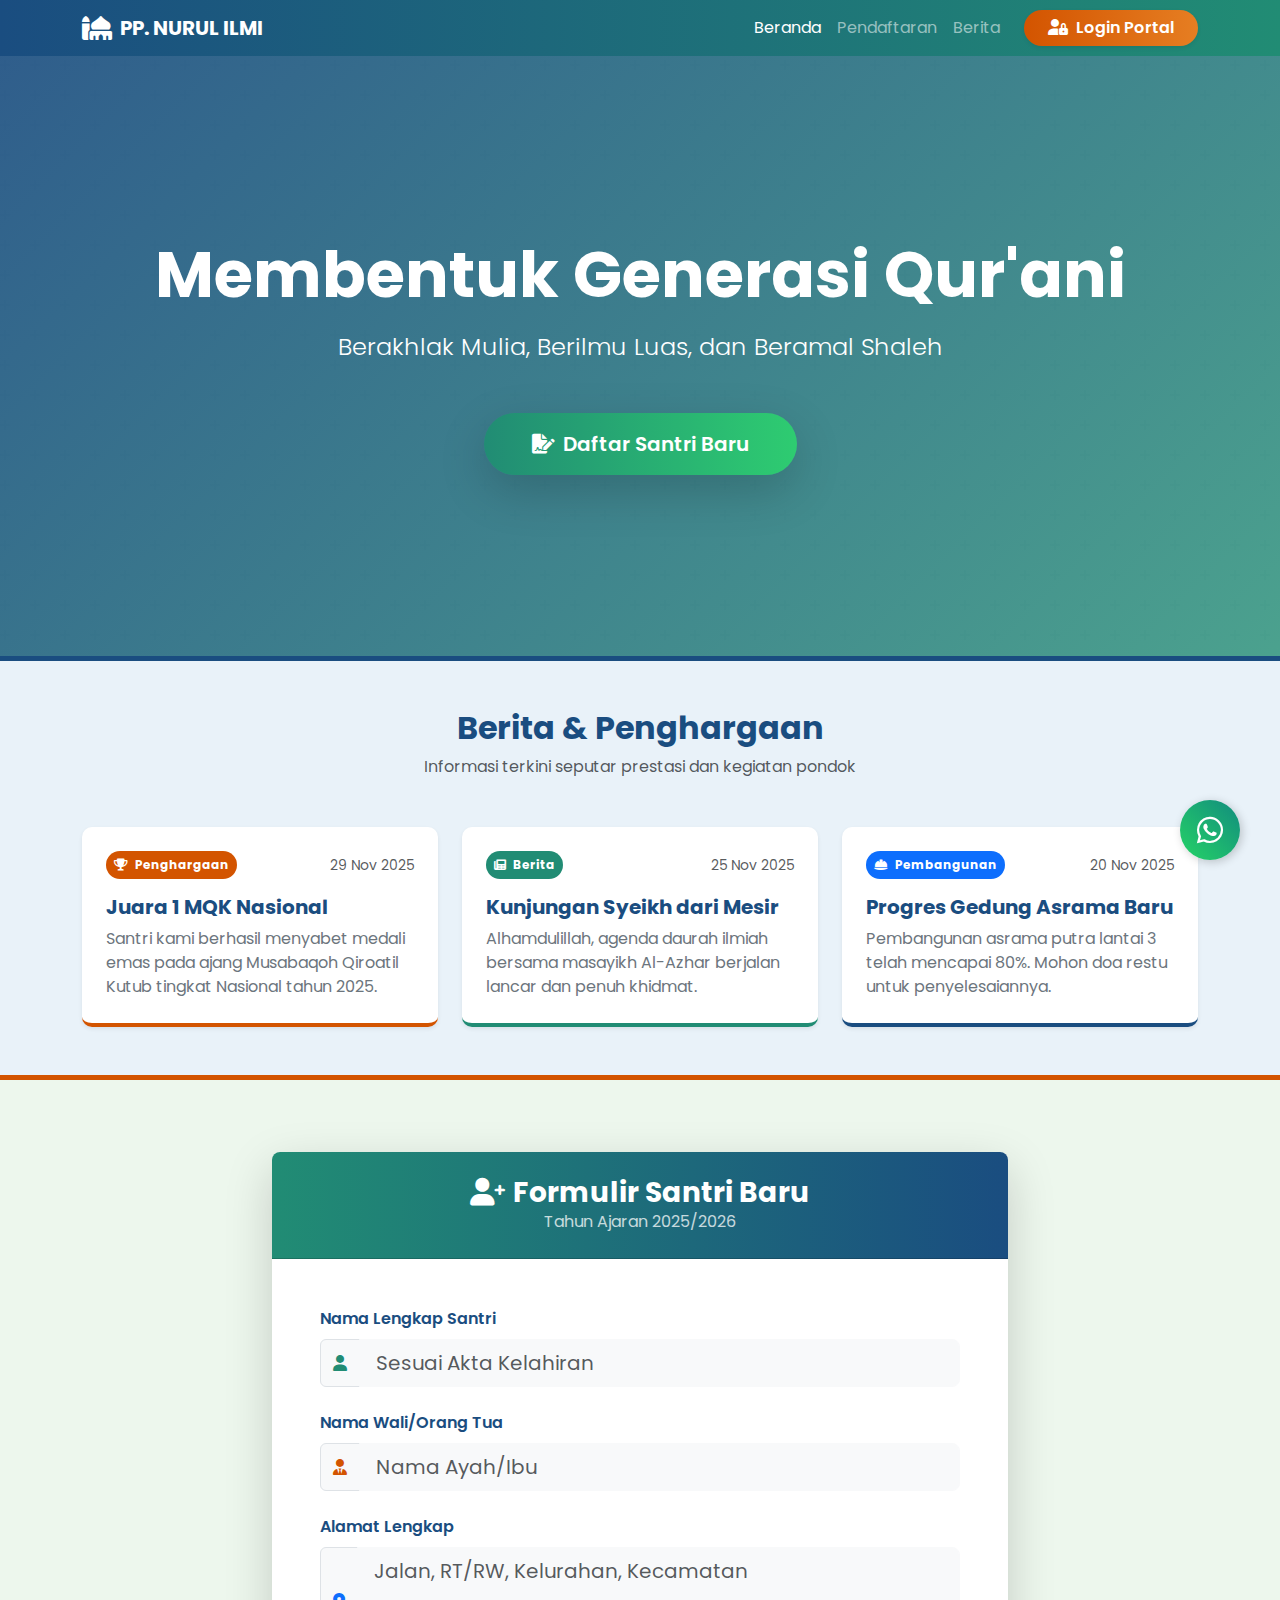
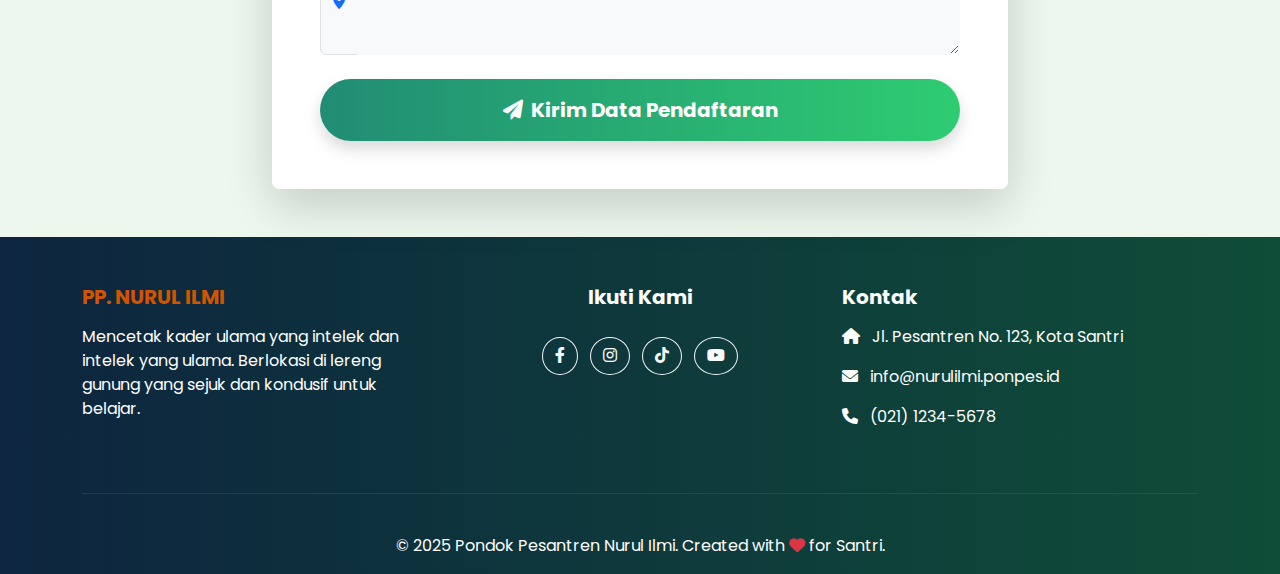
<file: index.html>
<!DOCTYPE html>
<html lang="id">

<head>
    <meta charset="UTF-8">
    <meta name="viewport" content="width=device-width, initial-scale=1.0">
    <title>Pondok Pesantren Nurul Ilmi</title>
    <link href="https://cdn.jsdelivr.net/npm/bootstrap@5.3.0/dist/css/bootstrap.min.css" rel="stylesheet">
    <link rel="stylesheet" href="https://cdnjs.cloudflare.com/ajax/libs/font-awesome/6.0.0/css/all.min.css">
    <link href="https://fonts.googleapis.com/css2?family=Poppins:wght@300;400;600;700&display=swap" rel="stylesheet">
    <link rel="stylesheet" href="style.css">
    <style>
        /* Override font default */
        body {
            font-family: 'Poppins', sans-serif;
        }
    </style>
</head>

<body>

    <nav class="navbar navbar-expand-lg navbar-dark sticky-top"
        style="background: linear-gradient(to right, var(--primary-blue), var(--secondary-green));">
        <div class="container">
            <a class="navbar-brand fw-bold d-flex align-items-center" href="#">
                <i class="fas fa-mosque me-2 fs-4"></i> PP. NURUL ILMI
            </a>
            <button class="navbar-toggler" type="button" data-bs-toggle="collapse" data-bs-target="#navbarNav">
                <span class="navbar-toggler-icon"></span>
            </button>
            <div class="collapse navbar-collapse" id="navbarNav">
                <ul class="navbar-nav ms-auto align-items-center">
                    <li class="nav-item"><a class="nav-link active" href="#">Beranda</a></li>
                    <li class="nav-item"><a class="nav-link" href="#pendaftaran">Pendaftaran</a></li>
                    <li class="nav-item"><a class="nav-link" href="#berita">Berita</a></li>
                    <li class="nav-item ms-lg-3 mt-2 mt-lg-0">
                        <a class="btn btn-custom-orange px-4 shadow-sm rounded-pill" href="dashboard.html">
                            <i class="fas fa-user-lock me-2"></i>Login Portal
                        </a>
                    </li>
                </ul>
            </div>
        </div>
    </nav>

    <header class="hero-section text-center text-white d-flex align-items-center justify-content-center">
        <div class="container">
            <h1 class="display-3 fw-bold mb-3">Membentuk Generasi Qur'ani</h1>
            <p class="lead fs-4 mb-5">Berakhlak Mulia, Berilmu Luas, dan Beramal Shaleh</p>
            <a href="#pendaftaran" class="btn btn-custom-green btn-lg px-5 py-3 rounded-pill shadow-lg">
                <i class="fas fa-file-signature me-2"></i>Daftar Santri Baru
            </a>
        </div>
    </header>

    <section id="berita" class="py-5">
        <div class="container">
            <div class="text-center mb-5">
                <h2 class="fw-bold text-custom-blue">Berita & Penghargaan</h2>
                <p class="text-muted">Informasi terkini seputar prestasi dan kegiatan pondok</p>
            </div>
            <div class="row g-4">
                <div class="col-md-4">
                    <div class="card h-100 shadow-sm news-card border-orange">
                        <div class="card-body p-4">
                            <div class="d-flex justify-content-between align-items-center mb-3">
                                <span class="badge bg-custom-orange p-2 rounded-pill"><i class="fas fa-trophy me-1"></i>
                                    Penghargaan</span>
                                <small class="text-muted">29 Nov 2025</small>
                            </div>
                            <h5 class="card-title fw-bold text-custom-blue">Juara 1 MQK Nasional</h5>
                            <p class="card-text text-secondary">Santri kami berhasil menyabet medali emas pada ajang
                                Musabaqoh Qiroatil Kutub tingkat Nasional tahun 2025.</p>
                        </div>
                    </div>
                </div>
                <div class="col-md-4">
                    <div class="card h-100 shadow-sm news-card border-green">
                        <div class="card-body p-4">
                            <div class="d-flex justify-content-between align-items-center mb-3">
                                <span class="badge bg-custom-green p-2 rounded-pill"><i
                                        class="fas fa-newspaper me-1"></i> Berita</span>
                                <small class="text-muted">25 Nov 2025</small>
                            </div>
                            <h5 class="card-title fw-bold text-custom-blue">Kunjungan Syeikh dari Mesir</h5>
                            <p class="card-text text-secondary">Alhamdulillah, agenda daurah ilmiah bersama masayikh
                                Al-Azhar berjalan lancar dan penuh khidmat.</p>
                        </div>
                    </div>
                </div>
                <div class="col-md-4">
                    <div class="card h-100 shadow-sm news-card border-blue">
                        <div class="card-body p-4">
                            <div class="d-flex justify-content-between align-items-center mb-3">
                                <span class="badge bg-primary p-2 rounded-pill"><i class="fas fa-hard-hat me-1"></i>
                                    Pembangunan</span>
                                <small class="text-muted">20 Nov 2025</small>
                            </div>
                            <h5 class="card-title fw-bold text-custom-blue">Progres Gedung Asrama Baru</h5>
                            <p class="card-text text-secondary">Pembangunan asrama putra lantai 3 telah mencapai 80%.
                                Mohon doa restu untuk penyelesaiannya.</p>
                        </div>
                    </div>
                </div>
            </div>
        </div>
    </section>

    <section id="pendaftaran" class="py-5">
        <div class="container mt-4">
            <div class="row justify-content-center">
                <div class="col-lg-8 col-md-10">
                    <div class="card shadow-lg border-0 rounded-3 overflow-hidden">
                        <div class="card-header form-card-header text-white text-center py-4">
                            <h3 class="mb-0 fw-bold"><i class="fas fa-user-plus me-2"></i>Formulir Santri Baru</h3>
                            <p class="mb-0 opacity-75">Tahun Ajaran 2025/2026</p>
                        </div>
                        <div class="card-body p-5 bg-white">
                            <form>
                                <div class="mb-4">
                                    <label class="form-label fw-semibold text-custom-blue">Nama Lengkap Santri</label>
                                    <div class="input-group">
                                        <span class="input-group-text bg-light text-custom-green"><i
                                                class="fas fa-user"></i></span>
                                        <input type="text" class="form-control form-control-lg bg-light border-light"
                                            placeholder="Sesuai Akta Kelahiran">
                                    </div>
                                </div>
                                <div class="mb-4">
                                    <label class="form-label fw-semibold text-custom-blue">Nama Wali/Orang Tua</label>
                                    <div class="input-group">
                                        <span class="input-group-text bg-light text-custom-orange"><i
                                                class="fas fa-user-tie"></i></span>
                                        <input type="text" class="form-control form-control-lg bg-light border-light"
                                            placeholder="Nama Ayah/Ibu">
                                    </div>
                                </div>
                                <div class="mb-4">
                                    <label class="form-label fw-semibold text-custom-blue">Alamat Lengkap</label>
                                    <div class="input-group">
                                        <span class="input-group-text bg-light text-primary"><i
                                                class="fas fa-map-marker-alt"></i></span>
                                        <textarea class="form-control form-control-lg bg-light border-light" rows="3"
                                            placeholder="Jalan, RT/RW, Kelurahan, Kecamatan"></textarea>
                                    </div>
                                </div>
                                <div class="d-grid">
                                    <button type="submit"
                                        class="btn btn-custom-green btn-lg py-3 rounded-pill shadow fw-bold">
                                        <i class="fas fa-paper-plane me-2"></i>Kirim Data Pendaftaran
                                    </button>
                                </div>
                            </form>
                        </div>
                    </div>
                </div>
            </div>
        </div>
    </section>

    <footer class="text-white pt-5 pb-3" style="background: linear-gradient(to right, #0d253f, #0f4d38);">
        <div class="container">
            <div class="row">
                <div class="col-md-4 mb-4">
                    <h5 class="fw-bold mb-3 text-custom-orange">PP. NURUL ILMI</h5>
                    <p>Mencetak kader ulama yang intelek dan intelek yang ulama. Berlokasi di lereng gunung yang sejuk
                        dan kondusif untuk belajar.</p>
                </div>
                <div class="col-md-4 mb-4 text-center">
                    <h5 class="fw-bold mb-4">Ikuti Kami</h5>
                    <div class="social-icons">
                        <a href="#" class="btn btn-outline-light btn-floating m-1 rounded-circle"><i
                                class="fab fa-facebook-f"></i></a>
                        <a href="#" class="btn btn-outline-light btn-floating m-1 rounded-circle"><i
                                class="fab fa-instagram"></i></a>
                        <a href="#" class="btn btn-outline-light btn-floating m-1 rounded-circle"><i
                                class="fab fa-tiktok"></i></a>
                        <a href="#" class="btn btn-outline-light btn-floating m-1 rounded-circle"><i
                                class="fab fa-youtube"></i></a>
                    </div>
                </div>
                <div class="col-md-4 mb-4">
                    <h5 class="fw-bold mb-3">Kontak</h5>
                    <p><i class="fas fa-home me-2"></i> Jl. Pesantren No. 123, Kota Santri</p>
                    <p><i class="fas fa-envelope me-2"></i> info@nurulilmi.ponpes.id</p>
                    <p><i class="fas fa-phone me-2"></i> (021) 1234-5678</p>
                </div>
            </div>
            <hr class="my-4 border-secondary">
            <div class="text-center pt-3">
                <p class="mb-0">&copy; 2025 Pondok Pesantren Nurul Ilmi. Created with <i
                        class="fas fa-heart text-danger"></i> for Santri.</p>
            </div>
        </div>
    </footer>

    <a href="https://wa.me/6281234567890" target="_blank" class="float-wa">
        <i class="fab fa-whatsapp my-float"></i>
    </a>

    <script src="https://cdn.jsdelivr.net/npm/bootstrap@5.3.0/dist/js/bootstrap.bundle.min.js"></script>
</body>

</html>
</file>
<file: style.css>
:root {
    --primary-blue: #1a4d80;
    /* Biru lebih tua */
    --secondary-green: #218c74;
    /* Hijau turquoise gelap */
    --accent-orange: #d35400;
    /* Oranye bata */
    --light-bg: #f4f7f6;
}

body {
    font-family: 'Segoe UI', Tahoma, Geneva, Verdana, sans-serif;
    background-color: var(--light-bg);
    /* Tambahan pola background halus */
    background-image: url("data:image/svg+xml,%3Csvg width='60' height='60' viewBox='0 0 60 60' xmlns='http://www.w3.org/2000/svg'%3E%3Cg fill='none' fill-rule='evenodd'%3E%3Cg fill='%231a4d80' fill-opacity='0.05'%3E%3Cpath d='M36 34v-4h-2v4h-4v2h4v4h2v-4h4v-2h-4zm0-30V0h-2v4h-4v2h4v4h2V6h4V4h-4zM6 34v-4H4v4H0v2h4v4h2v-4h4v-2H6zM6 4V0H4v4H0v2h4v4h2V6h4V4H6z'/%3E%3C/g%3E%3C/g%3E%3C/svg%3E");
}

/* Custom Colors for Bootstrap Overrides */
.bg-custom-blue {
    background-color: var(--primary-blue) !important;
}

.text-custom-blue {
    color: var(--primary-blue) !important;
}

.bg-custom-green {
    background-color: var(--secondary-green) !important;
}

.text-custom-green {
    color: var(--secondary-green) !important;
}

.bg-custom-orange {
    background-color: var(--accent-orange) !important;
}

.text-custom-orange {
    color: var(--accent-orange) !important;
}

/* Tombol dengan gradien */
.btn-custom-green {
    background: linear-gradient(to right, var(--secondary-green), #2ecc71);
    color: white;
    border: none;
    font-weight: 600;
    transition: transform 0.2s;
}

.btn-custom-green:hover {
    transform: translateY(-2px);
    color: white;
    box-shadow: 0 5px 15px rgba(46, 204, 113, 0.4);
}

.btn-custom-orange {
    background: linear-gradient(to right, var(--accent-orange), #e67e22);
    color: white;
    border: none;
    font-weight: 600;
}

.btn-custom-orange:hover {
    color: white;
    box-shadow: 0 5px 15px rgba(230, 126, 34, 0.4);
}

/* Hero Section Lebih Dramatis */
.hero-section {
    /* Gradien Biru ke Hijau */
    background: linear-gradient(135deg, rgba(26, 77, 128, 0.9) 0%, rgba(33, 140, 116, 0.8) 100%), url('https://source.unsplash.com/1600x900/?mosque,school');
    background-size: cover;
    background-position: center;
    height: 600px;
}

/* Bagian Berita */
#berita {
    background-color: #e9f2f9;
    /* Latar belakang biru sangat muda */
    border-top: 5px solid var(--primary-blue);
}

/* Kartu Berita */
.news-card {
    border: none;
    border-radius: 10px;
    overflow: hidden;
    transition: transform 0.3s;
    border-bottom: 4px solid transparent;
    /* Default border */
}

.news-card:hover {
    transform: translateY(-5px);
}

/* Warna border bawah kartu berbeda-beda */
.news-card.border-orange {
    border-color: var(--accent-orange);
}

.news-card.border-green {
    border-color: var(--secondary-green);
}

.news-card.border-blue {
    border-color: var(--primary-blue);
}

/* Bagian Pendaftaran */
#pendaftaran {
    background-color: #edf7ed;
    /* Latar belakang hijau sangat muda */
    border-top: 5px solid var(--accent-orange);
    padding-bottom: 80px;
}

.form-card-header {
    background: linear-gradient(to right, var(--secondary-green), var(--primary-blue));
}

/* Floating Whatsapp */
.float-wa {
    position: fixed;
    width: 60px;
    height: 60px;
    bottom: 40px;
    right: 40px;
    background: linear-gradient(45deg, #25d366, #128c7e);
    color: #FFF;
    border-radius: 50px;
    text-align: center;
    font-size: 30px;
    box-shadow: 2px 2px 10px rgba(0, 0, 0, 0.2);
    z-index: 100;
    transition: all 0.3s ease;
}

.float-wa:hover {
    transform: scale(1.1);
    color: white;
}

.my-float {
    margin-top: 15px;
}
</file>
